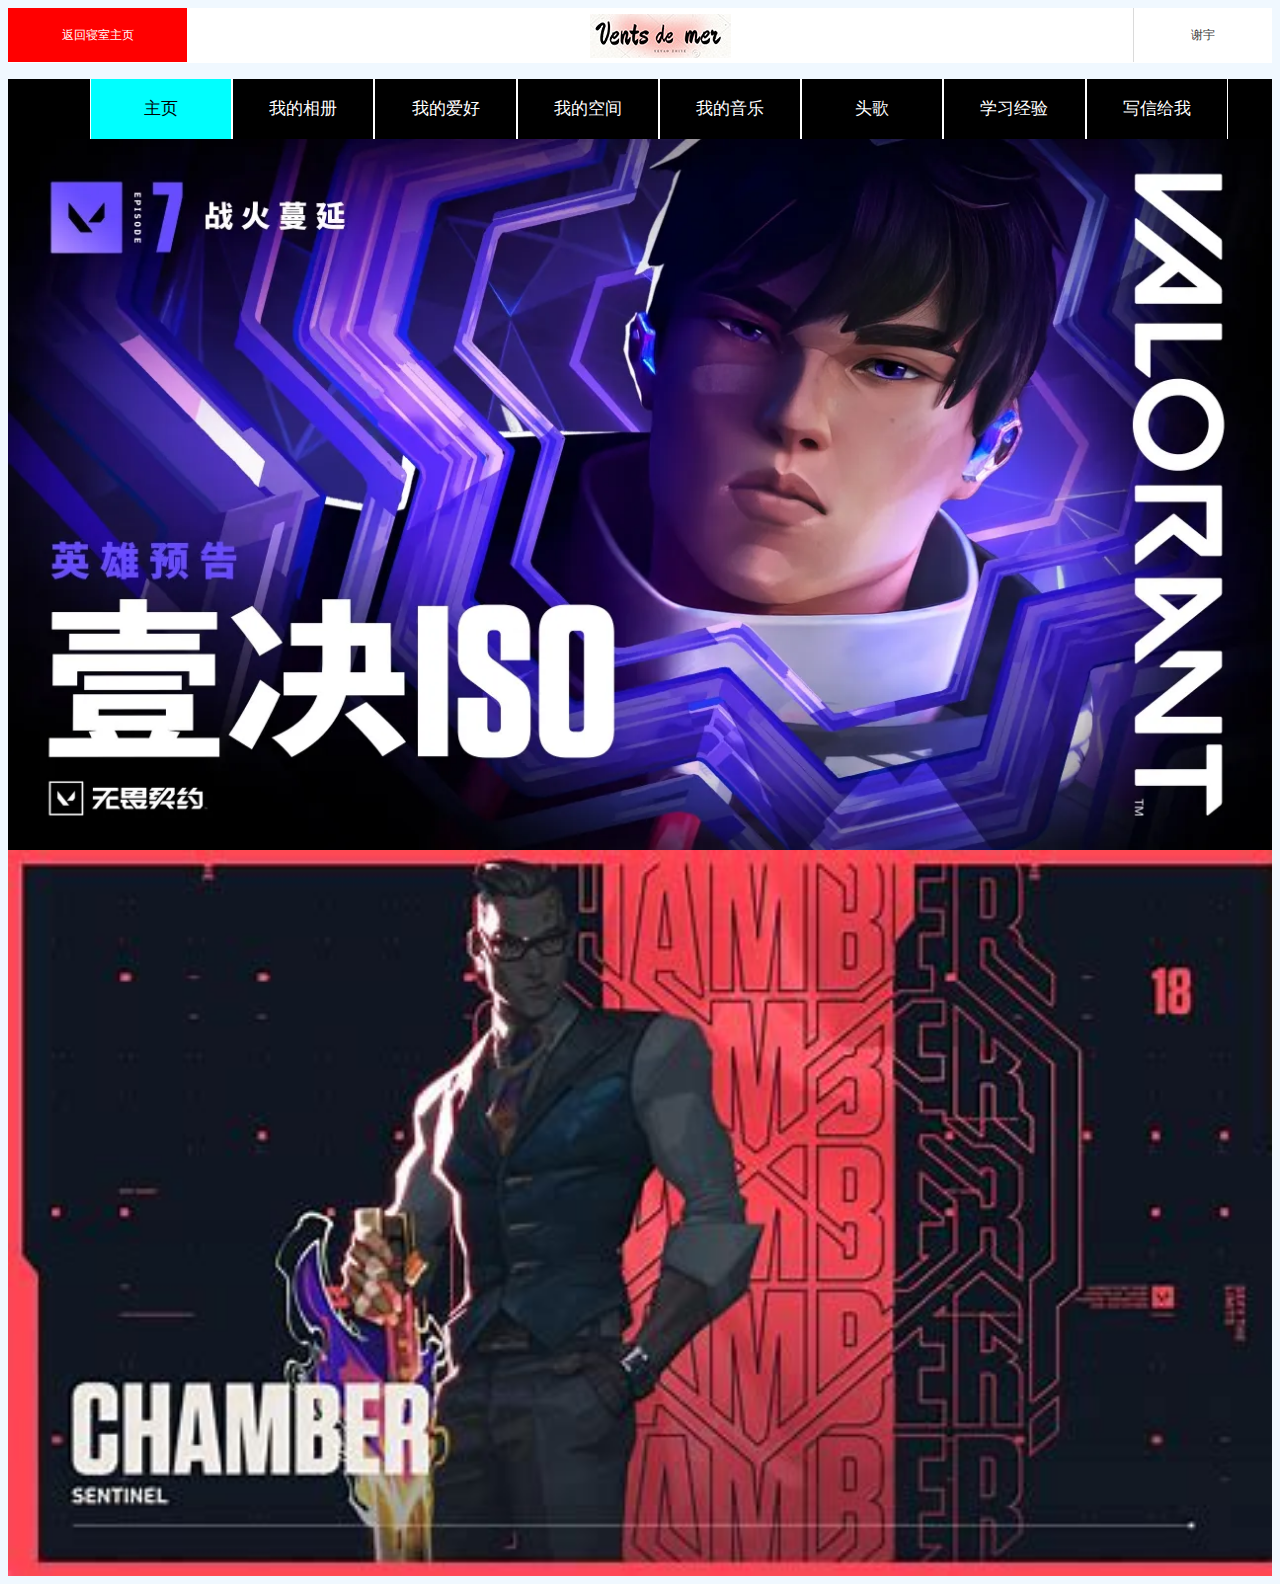
<file: index.html>
<!DOCTYPE html>
<html lang="en">
<head>
    <meta charset="UTF-8">
    <meta name="viewport" content="width=device-width, initial-scale=1.0">
    <title>Ventsdemer</title>
    <!-- 映入网页图标 -->
    <link rel="icon" href="./image/标题.ico">
    <!-- 映入全局样式 -->
    <link rel="stylesheet" href="./css/reset.css">
    <!-- 引入首页的样式 -->
    <link rel="stylesheet" href="./css/index.css">
</head>
<body>
    <!-- 头部开始 -->
    <div class="header">
        <a href="https://tangluotian.github.io/612dorm/">
        <div class="header-left">
           返回寝室主页
        </div>
    </a>
        <img src="./image/ventsdemer.jpg" alt="">
        <div class="header-right">
           谢宇
        </div>
    </div>
    <!-- 头部结束 -->
    <!-- 导航开始 -->
    <div class="nav">
     <div class="wrap">
        <ul>
            <a href="./index.html">
                <li class="active">主页</li>
            </a><a href="./web/01.html">
                <li>我的相册</li>
            </a><a href="./web/02.html">
                <li>我的爱好</li>
            </a><a href="https://user.qzone.qq.com/1985770982/infocenter">
                <li>我的空间</li>
            </a><a href="https://music.163.com/#/my/m/music/playlist?id=7826622510">
                <li>我的音乐</li>
            </a><a href="https://www.educoder.net/">
                <li>头歌</li>
            </a><a href="./web/06.html">
                <li>学习经验</li>
            </a><a href="mailto:1985770982@qq.com">
                <li>写信给我</li>
            </a>
        </ul>
     </div>
    </div>
    <!-- 导航结束 -->

    <!-- 背景图 -->
    <div class="bender">
    <img src="./image/1280.webp" alt="">
    <img src="./image/OIP-C (1).jpg" alt="">
    </div>
    <!-- 背景图结束 -->
</body>
</html>
</file>
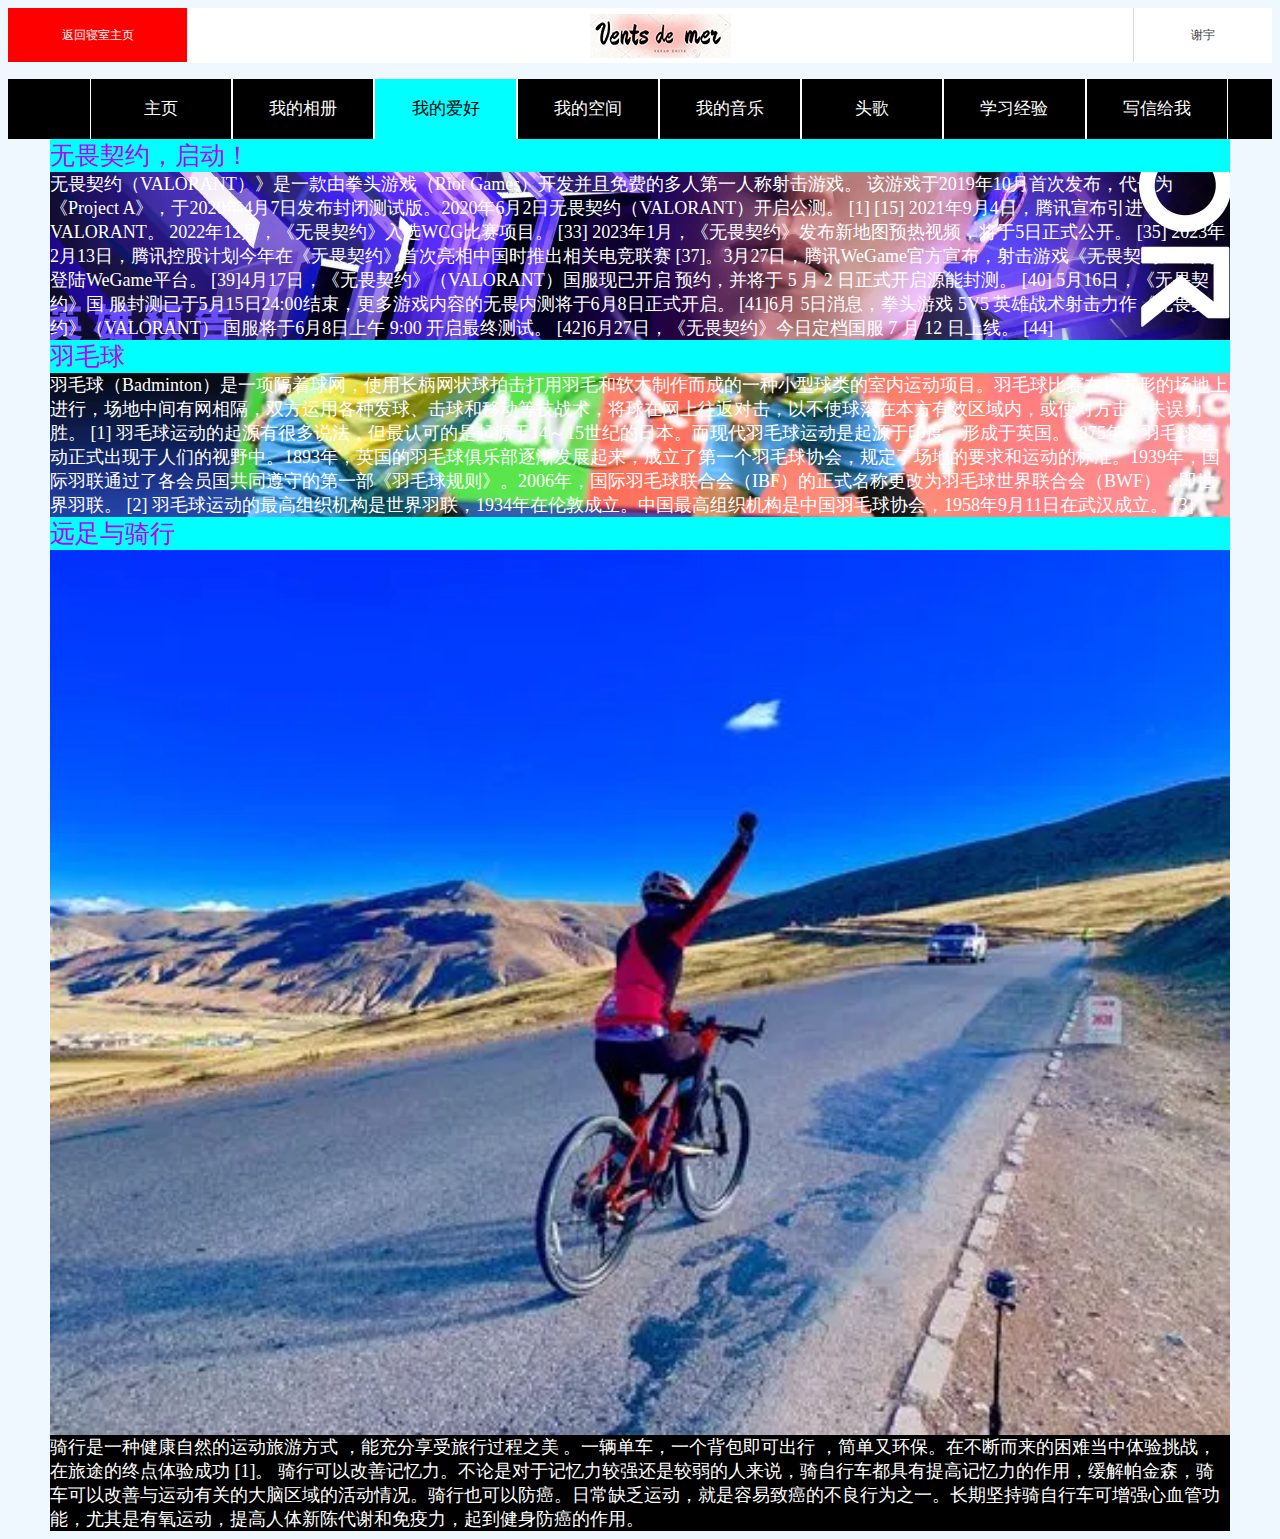
<file: web/02.html>
<!DOCTYPE html>
<html lang="en">
<head>
    <meta charset="UTF-8">
    <meta name="viewport" content="width=device-width, initial-scale=1.0">
    <title>Ventsdemer</title>
    <!-- 映入网页图标 -->
    <link rel="icon" href="../image/标题.ico">
    <!-- 映入全局样式 -->
    <link rel="stylesheet" href="../css/reset.css">
    <!-- 引入首页的样式 -->
    <link rel="stylesheet" href="../css/index.css">
</head>
<body>
    <!-- 头部开始 -->
    <div class="header">
        <a href="https://tangluotian.github.io/612dorm/">
            <div class="header-left">
               返回寝室主页
            </div>
        </a>
        <img src="../image/ventsdemer.jpg" alt="">
        <div class="header-right">
           谢宇
        </div>
    </div>
    <!-- 头部结束 -->
    <!-- 导航开始 -->
    <div class="nav">
     <div class="wrap">
        <ul>
            <a href="../index.html">
                <li >主页</li>
            </a><a href="../web/01.html">
                <li>我的相册</li>
            </a><a href="../web/02.html">
                <li class="active">我的爱好</li>
            </a><a href="https://user.qzone.qq.com/1985770982/infocenter">
                <li>我的空间</li>
            </a><a href="https://music.163.com/#/my/m/music/playlist?id=7826622510">
                <li>我的音乐</li>
            </a><a href="https://www.educoder.net/">
                <li>头歌</li>
            </a><a href="../web/06.html">
                <li>学习经验</li>
            </a><a href="mailto:1985770982@qq.com">
                <li>写信给我</li>
            </a>
        </ul>
     </div>
    </div>
    <!-- 导航结束 -->

    <!-- 背景图 -->
    <div class="page">

    <div class="page-header">
        无畏契约，启动！
    </div>
    <div class="page-1">
        无畏契约（VALORANT）》是一款由拳头游戏（Riot Games）开发并且免费的多人第一人称射击游戏。
该游戏于2019年10月首次发布，代号为《Project A》，于2020年4月7日发布封闭测试版。2020年6月2日无畏契约（VALORANT）开启公测。 [1] [15]
2021年9月4日，腾讯宣布引进VALORANT。
2022年12月，《无畏契约》入选WCG比赛项目。 [33]
2023年1月，《无畏契约》发布新地图预热视频，将于5日正式公开。 [35]
2023年2月13日，腾讯控股计划今年在《无畏契约》首次亮相中国时推出相关电竞联赛 [37]。3月27日，腾讯WeGame官方宣布，射击游戏《无畏契约》
即将登陆WeGame平台。 [39]4月17日，《无畏契约》（VALORANT）国服现已开启
预约，并将于 5 月 2 日正式开启源能封测。 [40] 5月16日，《无畏契约》国
服封测已于5月15日24:00结束，更多游戏内容的无畏内测将于6月8日正式开启。 
[41]6月 5日消息，拳头游戏 5V5 英雄战术射击力作《无畏契约》（VALORANT）
国服将于6月8日上午 9:00 开启最终测试。 [42]6月27日，《无畏契约》今日定档国服 7 月 12 日上线。 [44]
    </div>

    <div class="page-header">
        羽毛球
    </div>
<div class="page-2">
    羽毛球（Badminton）是一项隔着球网，使用长柄网状球拍击打用羽毛和软木制作而成的一种小型球类的室内运动项目。羽毛球比赛在长方形的场地上进行，场地中间有网相隔，双方运用各种发球、击球和移动等技战术，将球在网上往返对击，以不使球落在本方有效区域内，或使对方击球失误为胜。 [1]
    羽毛球运动的起源有很多说法，但最认可的是起源于14～15世纪的日本。而现代羽毛球运动是起源于印度，形成于英国。1875年，羽毛球运动正式出现于人们的视野中。1893年，英国的羽毛球俱乐部逐渐发展起来，成立了第一个羽毛球协会，规定了场地的要求和运动的标准。1939年，国际羽联通过了各会员国共同遵守的第一部《羽毛球规则》。2006年，国际羽毛球联合会（IBF）的正式名称更改为羽毛球世界联合会（BWF），即世界羽联。 [2]
    羽毛球运动的最高组织机构是世界羽联，1934年在伦敦成立。中国最高组织机构是中国羽毛球协会，1958年9月11日在武汉成立。 [3]
</div>

<div class="page-header">
    远足与骑行
</div>
<div class="page-3">
    <img src="../image/u=407440797,3020598792&fm=253&fmt=auto&app=138&f=JPEG.webp" alt="">
    骑行是一种健康自然的运动旅游方式 ，能充分享受旅行过程之美 。一辆单车，一个背包即可出行 ，简单又环保。在不断而来的困难当中体验挑战，在旅途的终点体验成功 [1]。
骑行可以改善记忆力。不论是对于记忆力较强还是较弱的人来说，骑自行车都具有提高记忆力的作用，缓解帕金森，骑车可以改善与运动有关的大脑区域的活动情况。骑行也可以防癌。日常缺乏运动，就是容易致癌的不良行为之一。长期坚持骑自行车可增强心血管功能，尤其是有氧运动，提高人体新陈代谢和免疫力，起到健身防癌的作用。
</div>

    </div>
    <!-- 背景图结束 -->
</body>
</html>
</file>
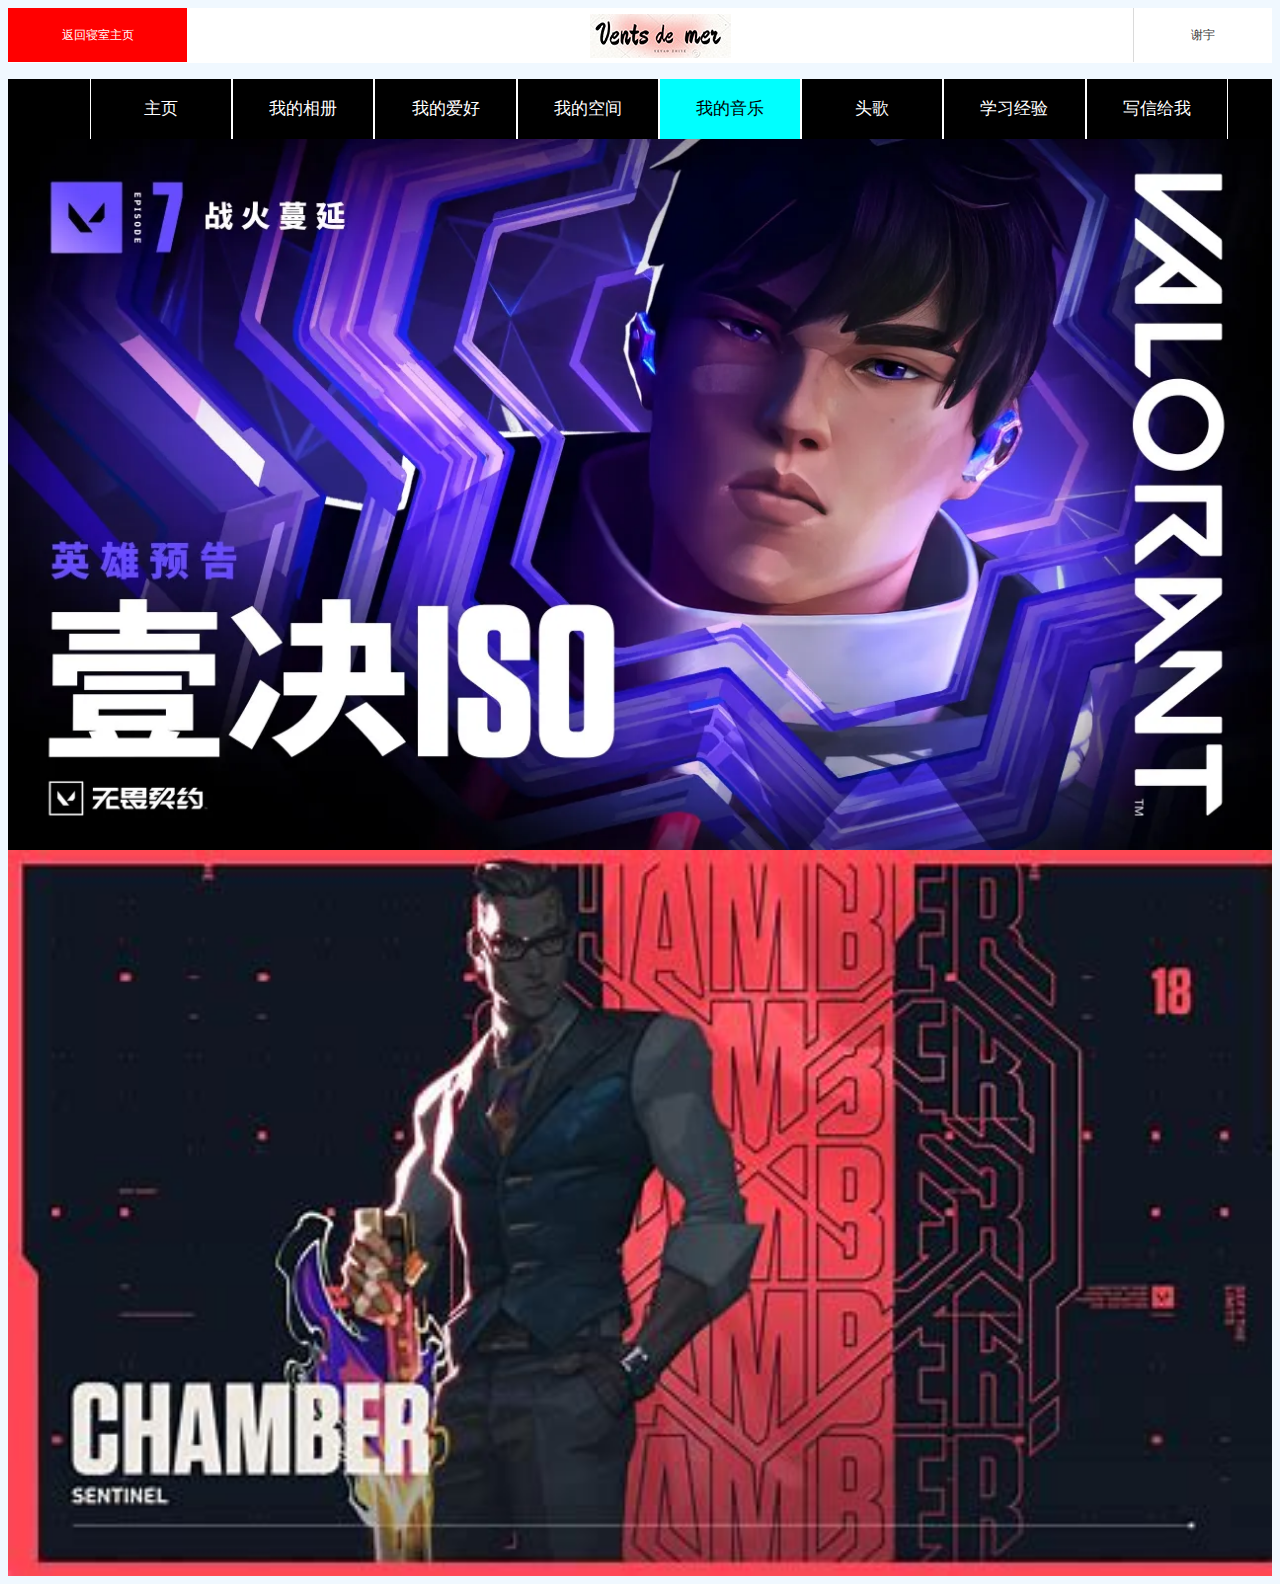
<file: web/04.html>
<!DOCTYPE html>
<html lang="en">
<head>
    <meta charset="UTF-8">
    <meta name="viewport" content="width=device-width, initial-scale=1.0">
    <title>Ventsdemer</title>
    <!-- 映入网页图标 -->
    <link rel="icon" href="/image/标题.ico">
    <!-- 映入全局样式 -->
    <link rel="stylesheet" href="/css/reset.css">
    <!-- 引入首页的样式 -->
    <link rel="stylesheet" href="/css/index.css">
</head>
<body>
    <!-- 头部开始 -->
    <div class="header">
        <div class="header-left">
            返回寝室主页
        </div>
        <img src="/image/ventsdemer.jpg" alt="">
        <div class="header-right">
           谢宇
        </div>
    </div>
    <!-- 头部结束 -->
    <!-- 导航开始 -->
    <div class="nav">
     <div class="wrap">
        <ul>
            <a href="/index.html">
                <li >主页</li>
            </a><a href="/web/01.html">
                <li>我的相册</li>
            </a><a href="/web/02.html">
                <li>我的爱好</li>
            </a><a href="https://user.qzone.qq.com/1985770982/infocenter">
                <li>我的空间</li>
            </a><a href="/web/04.html">
                <li class="active">我的音乐</li>
            </a><a href="https://www.educoder.net/">
                <li>头歌</li>
            </a><a href="/web/06.html">
                <li>学习经验</li>
            </a><a href="mailto:1985770982@qq.com">
                <li>写信给我</li>
            </a>
        </ul>
     </div>
    </div>
    <!-- 导航结束 -->

    <!-- 背景图 -->
    <div class="bender">
    <img src="/image/1280.webp" alt="">
    <img src="/image/OIP-C (1).jpg" alt="">
    </div>
    <!-- 背景图结束 -->
</body>
</html>
</file>
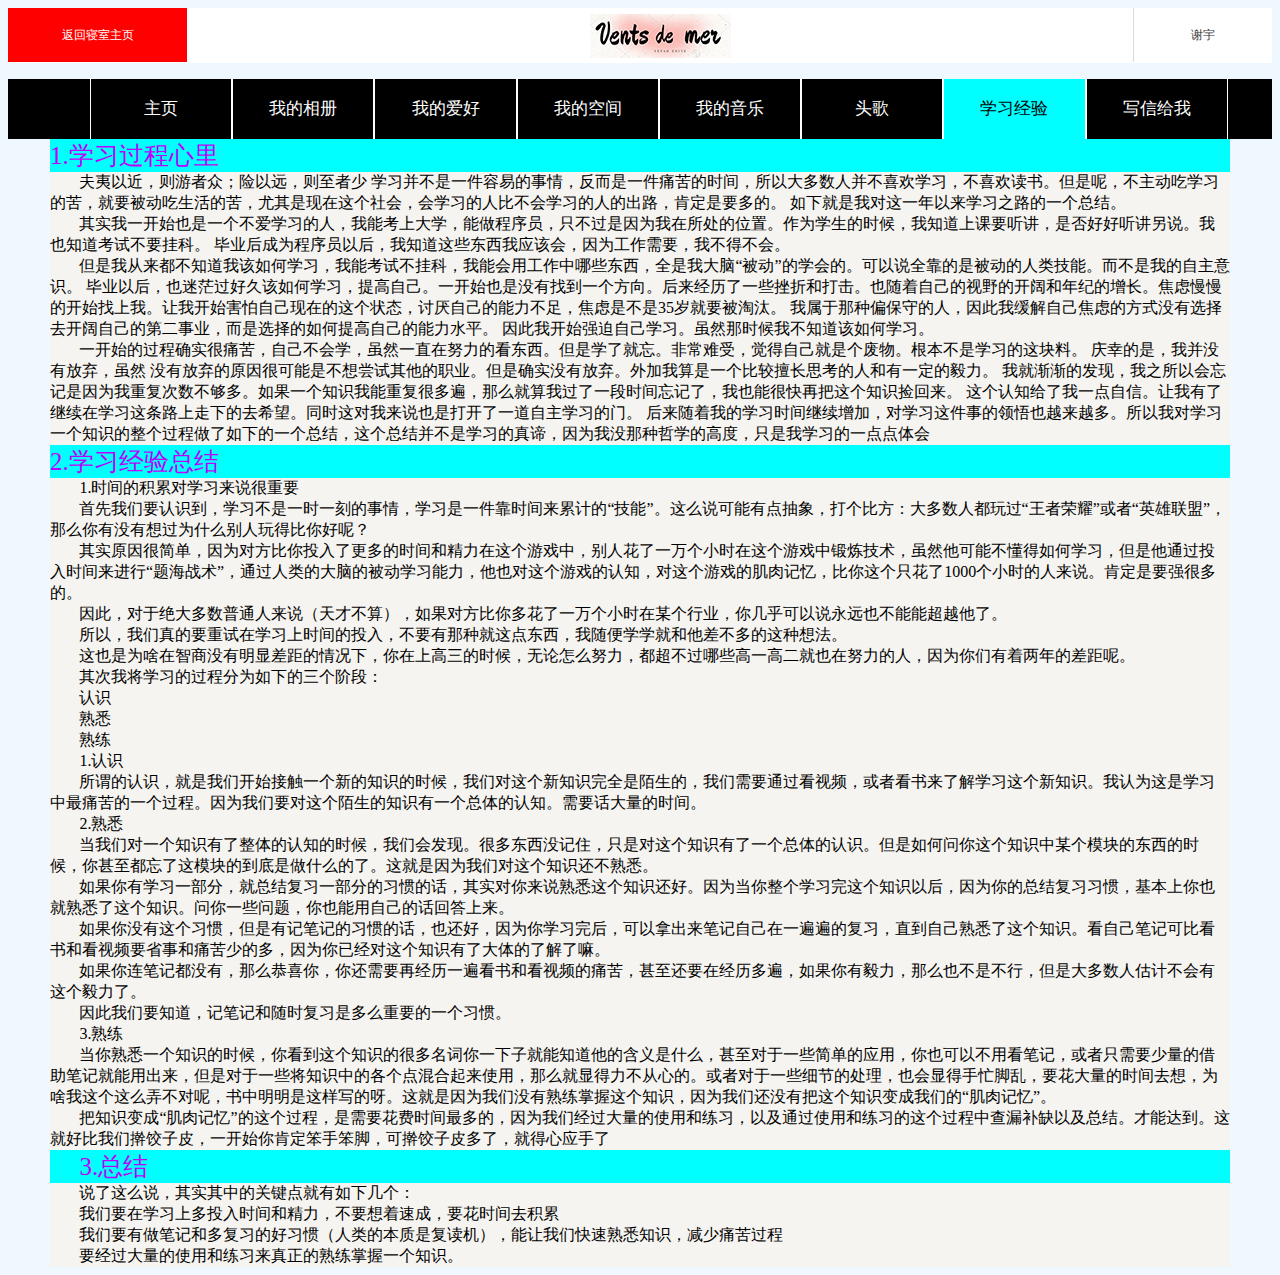
<file: web/06.html>
<!DOCTYPE html>
<html lang="en">
<head>
    <meta charset="UTF-8">
    <meta name="viewport" content="width=device-width, initial-scale=1.0">
    <title>Ventsdemer</title>
    <!-- 映入网页图标 -->
    <link rel="icon" href="../image/标题.ico">
    <!-- 映入全局样式 -->
    <link rel="stylesheet" href="../css/reset.css">
    <!-- 引入首页的样式 -->
    <link rel="stylesheet" href="../css/index.css">
</head>
<body>
    <!-- 头部开始 -->
    <div class="header">
        <a href="https://tangluotian.github.io/612dorm/">
            <div class="header-left">
               返回寝室主页
            </div>
        </a>
        <img src="../image/ventsdemer.jpg" alt="">
        <div class="header-right">
           谢宇
        </div>
    </div>
    <!-- 头部结束 -->
    <!-- 导航开始 -->
    <div class="nav">
     <div class="wrap">
        <ul>
            <a href="../index.html">
                <li >主页</li>
            </a><a href="../web/01.html">
                <li>我的相册</li>
            </a><a href="../web/02.html">
                <li>我的爱好</li>
            </a><a href="https://user.qzone.qq.com/1985770982/infocenter">
                <li>我的空间</li>
            </a><a href="https://music.163.com/#/my/m/music/playlist?id=7826622510">
                <li>我的音乐</li>
            </a><a href="https://www.educoder.net/">
                <li>头歌</li>
            </a><a href="../web/06.html">
                <li class="active">学习经验</li>
            </a><a href="mailto:1985770982@qq.com">
                <li>写信给我</li>
            </a>
        </ul>
     </div>
    </div>
    <!-- 导航结束 -->

    <!-- 背景图 -->
    <div class="page">
        <div class="page-header">1.学习过程心里</div>
<div class="page-0">夫夷以近，则游者众；险以远，则至者少

学习并不是一件容易的事情，反而是一件痛苦的时间，所以大多数人并不喜欢学习，不喜欢读书。但是呢，不主动吃学习的苦，就要被动吃生活的苦，尤其是现在这个社会，会学习的人比不会学习的人的出路，肯定是要多的。

如下就是我对这一年以来学习之路的一个总结。
</div>
<div class="page-0">
其实我一开始也是一个不爱学习的人，我能考上大学，能做程序员，只不过是因为我在所处的位置。作为学生的时候，我知道上课要听讲，是否好好听讲另说。我也知道考试不要挂科。

毕业后成为程序员以后，我知道这些东西我应该会，因为工作需要，我不得不会。
</div>
<div class="page-0">
但是我从来都不知道我该如何学习，我能考试不挂科，我能会用工作中哪些东西，全是我大脑“被动”的学会的。可以说全靠的是被动的人类技能。而不是我的自主意识。

毕业以后，也迷茫过好久该如何学习，提高自己。一开始也是没有找到一个方向。后来经历了一些挫折和打击。也随着自己的视野的开阔和年纪的增长。焦虑慢慢的开始找上我。让我开始害怕自己现在的这个状态，讨厌自己的能力不足，焦虑是不是35岁就要被淘汰。

我属于那种偏保守的人，因此我缓解自己焦虑的方式没有选择去开阔自己的第二事业，而是选择的如何提高自己的能力水平。

因此我开始强迫自己学习。虽然那时候我不知道该如何学习。
</div>
<div class="page-0">
一开始的过程确实很痛苦，自己不会学，虽然一直在努力的看东西。但是学了就忘。非常难受，觉得自己就是个废物。根本不是学习的这块料。

庆幸的是，我并没有放弃，虽然 没有放弃的原因很可能是不想尝试其他的职业。但是确实没有放弃。外加我算是一个比较擅长思考的人和有一定的毅力。

我就渐渐的发现，我之所以会忘记是因为我重复次数不够多。如果一个知识我能重复很多遍，那么就算我过了一段时间忘记了，我也能很快再把这个知识捡回来。

这个认知给了我一点自信。让我有了继续在学习这条路上走下的去希望。同时这对我来说也是打开了一道自主学习的门。

后来随着我的学习时间继续增加，对学习这件事的领悟也越来越多。所以我对学习一个知识的整个过程做了如下的一个总结，这个总结并不是学习的真谛，因为我没那种哲学的高度，只是我学习的一点点体会
</div>

<div class="page-header">2.学习经验总结</div>
<div class="page-0">1.时间的积累对学习来说很重要</div>
<div class="page-0">首先我们要认识到，学习不是一时一刻的事情，学习是一件靠时间来累计的“技能”。这么说可能有点抽象，打个比方：大多数人都玩过“王者荣耀”或者“英雄联盟”，那么你有没有想过为什么别人玩得比你好呢？</div>

<div class="page-0">其实原因很简单，因为对方比你投入了更多的时间和精力在这个游戏中，别人花了一万个小时在这个游戏中锻炼技术，虽然他可能不懂得如何学习，但是他通过投入时间来进行“题海战术”，通过人类的大脑的被动学习能力，他也对这个游戏的认知，对这个游戏的肌肉记忆，比你这个只花了1000个小时的人来说。肯定是要强很多的。</div>

<div class="page-0">因此，对于绝大多数普通人来说（天才不算），如果对方比你多花了一万个小时在某个行业，你几乎可以说永远也不能能超越他了。</div>

<div class="page-0">所以，我们真的要重试在学习上时间的投入，不要有那种就这点东西，我随便学学就和他差不多的这种想法。</div>

<div class="page-0">这也是为啥在智商没有明显差距的情况下，你在上高三的时候，无论怎么努力，都超不过哪些高一高二就也在努力的人，因为你们有着两年的差距呢。</div>


<div class="page-0">其次我将学习的过程分为如下的三个阶段：</div>

<div class="page-0">认识</div>

<div class="page-0">熟悉</div>

<div class="page-0">熟练</div>

<div class="page-0">1.认识</div>
<div class="page-0">所谓的认识，就是我们开始接触一个新的知识的时候，我们对这个新知识完全是陌生的，我们需要通过看视频，或者看书来了解学习这个新知识。我认为这是学习中最痛苦的一个过程。因为我们要对这个陌生的知识有一个总体的认知。需要话大量的时间。</div>

<div class="page-0">2.熟悉</div>
<div class="page-0">当我们对一个知识有了整体的认知的时候，我们会发现。很多东西没记住，只是对这个知识有了一个总体的认识。但是如何问你这个知识中某个模块的东西的时候，你甚至都忘了这模块的到底是做什么的了。这就是因为我们对这个知识还不熟悉。</div>

<div class="page-0">如果你有学习一部分，就总结复习一部分的习惯的话，其实对你来说熟悉这个知识还好。因为当你整个学习完这个知识以后，因为你的总结复习习惯，基本上你也就熟悉了这个知识。问你一些问题，你也能用自己的话回答上来。</div>

<div class="page-0">如果你没有这个习惯，但是有记笔记的习惯的话，也还好，因为你学习完后，可以拿出来笔记自己在一遍遍的复习，直到自己熟悉了这个知识。看自己笔记可比看书和看视频要省事和痛苦少的多，因为你已经对这个知识有了大体的了解了嘛。</div>

<div class="page-0">如果你连笔记都没有，那么恭喜你，你还需要再经历一遍看书和看视频的痛苦，甚至还要在经历多遍，如果你有毅力，那么也不是不行，但是大多数人估计不会有这个毅力了。</div>

<div class="page-0">因此我们要知道，记笔记和随时复习是多么重要的一个习惯。</div>

<div class="page-0">3.熟练</div>
<div class="page-0">当你熟悉一个知识的时候，你看到这个知识的很多名词你一下子就能知道他的含义是什么，甚至对于一些简单的应用，你也可以不用看笔记，或者只需要少量的借助笔记就能用出来，但是对于一些将知识中的各个点混合起来使用，那么就显得力不从心的。或者对于一些细节的处理，也会显得手忙脚乱，要花大量的时间去想，为啥我这个这么弄不对呢，书中明明是这样写的呀。这就是因为我们没有熟练掌握这个知识，因为我们还没有把这个知识变成我们的“肌肉记忆”。</div>

<div class="page-0">把知识变成“肌肉记忆”的这个过程，是需要花费时间最多的，因为我们经过大量的使用和练习，以及通过使用和练习的这个过程中查漏补缺以及总结。才能达到。这就好比我们擀饺子皮，一开始你肯定笨手笨脚，可擀饺子皮多了，就得心应手了
<div class="page-header">3.总结</div>

<div class="page-0">说了这么说，其实其中的关键点就有如下几个：</div>

<div class="page-0">我们要在学习上多投入时间和精力，不要想着速成，要花时间去积累</div>

<div class="page-0">我们要有做笔记和多复习的好习惯（人类的本质是复读机），能让我们快速熟悉知识，减少痛苦过程</div>

<div class="page-0">要经过大量的使用和练习来真正的熟练掌握一个知识。</div>
    </div>
    <!-- 背景图结束 -->
</body>
</html>
</file>
<file: css/index.css>
/* 头部样式开始 */
.header{
    width:100%;
    height: 55px;
    background-color: white;
    font-size: 12px;
    line-height: 55px;
}

.header-left:hover{
    transition: transform 0.3s;
    transform: scale(1.2);
}
.header-left{
    float: left;
    width: 179px;
    height: 54px;
    background-color: red;
    color: #fff;
}
.header a{
    text-decoration: none;
}
.header-right{
    float: right;
    width: 138px;
    height: 54px;
    border-left: 1px solid #dadada;
    color: #333;
}
/* 头部样式结束 */

/* 导航样式开始 */
.nav{
    z-index: 666;
    position: sticky;
    top: 0px;
    width: 100%;
    height: 60px;
    line-height: 60px;
    background-color: black;
}

/* 水平居中的容器，不设置高度 */
.wrap{
    width: 1180px;
    margin: 0 auto;
}
.nav li{
    float:left;
    width: 12.3%;
    border-left:1px solid white;
    border-right:1px solid white ;
}
.nav a{
    color: #fff;
    font-size: 17px;
    text-decoration: none;
}
.nav a>li:hover{
    color: #000;
}
.nav li:hover{
    background-color: rgb(12, 129, 133);
    transition: transform 0.3s;
    transform: scale(1.2);
}
.active{
    background-color: aqua;
}
a>.active{
    color: #000;
}
/* 导航样式结束 */

/* 页面 */
.bender>img{
    position: relative;
    width: 100%;
}

.page{
    width: 1180px;
    margin: 0 auto;
    background-color: #f6f4f0;
}
.page>img{
   position: relative;
   width: 100%;
}

.page-header{
    font-size: 25px;
    text-align: left;
    color: #bb00ff;
    background-color: aqua;
    
}
.page-1{
    font-size: 18px;
    text-align: left;
    color: #ffffff;
    background: url(../image/1280.webp) no-repeat center center;

}
.page-2{
    font-size: 18px;
    text-align: left;
    color: #ffffff;
    background: url(../image/u=3803430652\,1225809318&fm=253&fmt=auto&app=138&f=JPEG.webp) no-repeat center center;
    background-size: 100% auto;
}
.page-3{
    font-size: 18px;
    text-align: left;
    color: #ffffff;
    background-color: rgb(0, 0, 0);
}
.page-3>img{
    width: 100%;
    
}
.page-3>img:hover{
    transition: transform 0.3s;
    transform: scale(1.02);
}

.page-0{
    text-align: left;
    text-indent: 4ex;
}
.page>img{transition: transform 1s ease;}
.page>img:hover{
    transform: scale(1.1);
}
/* 页面结束 */
</file>
